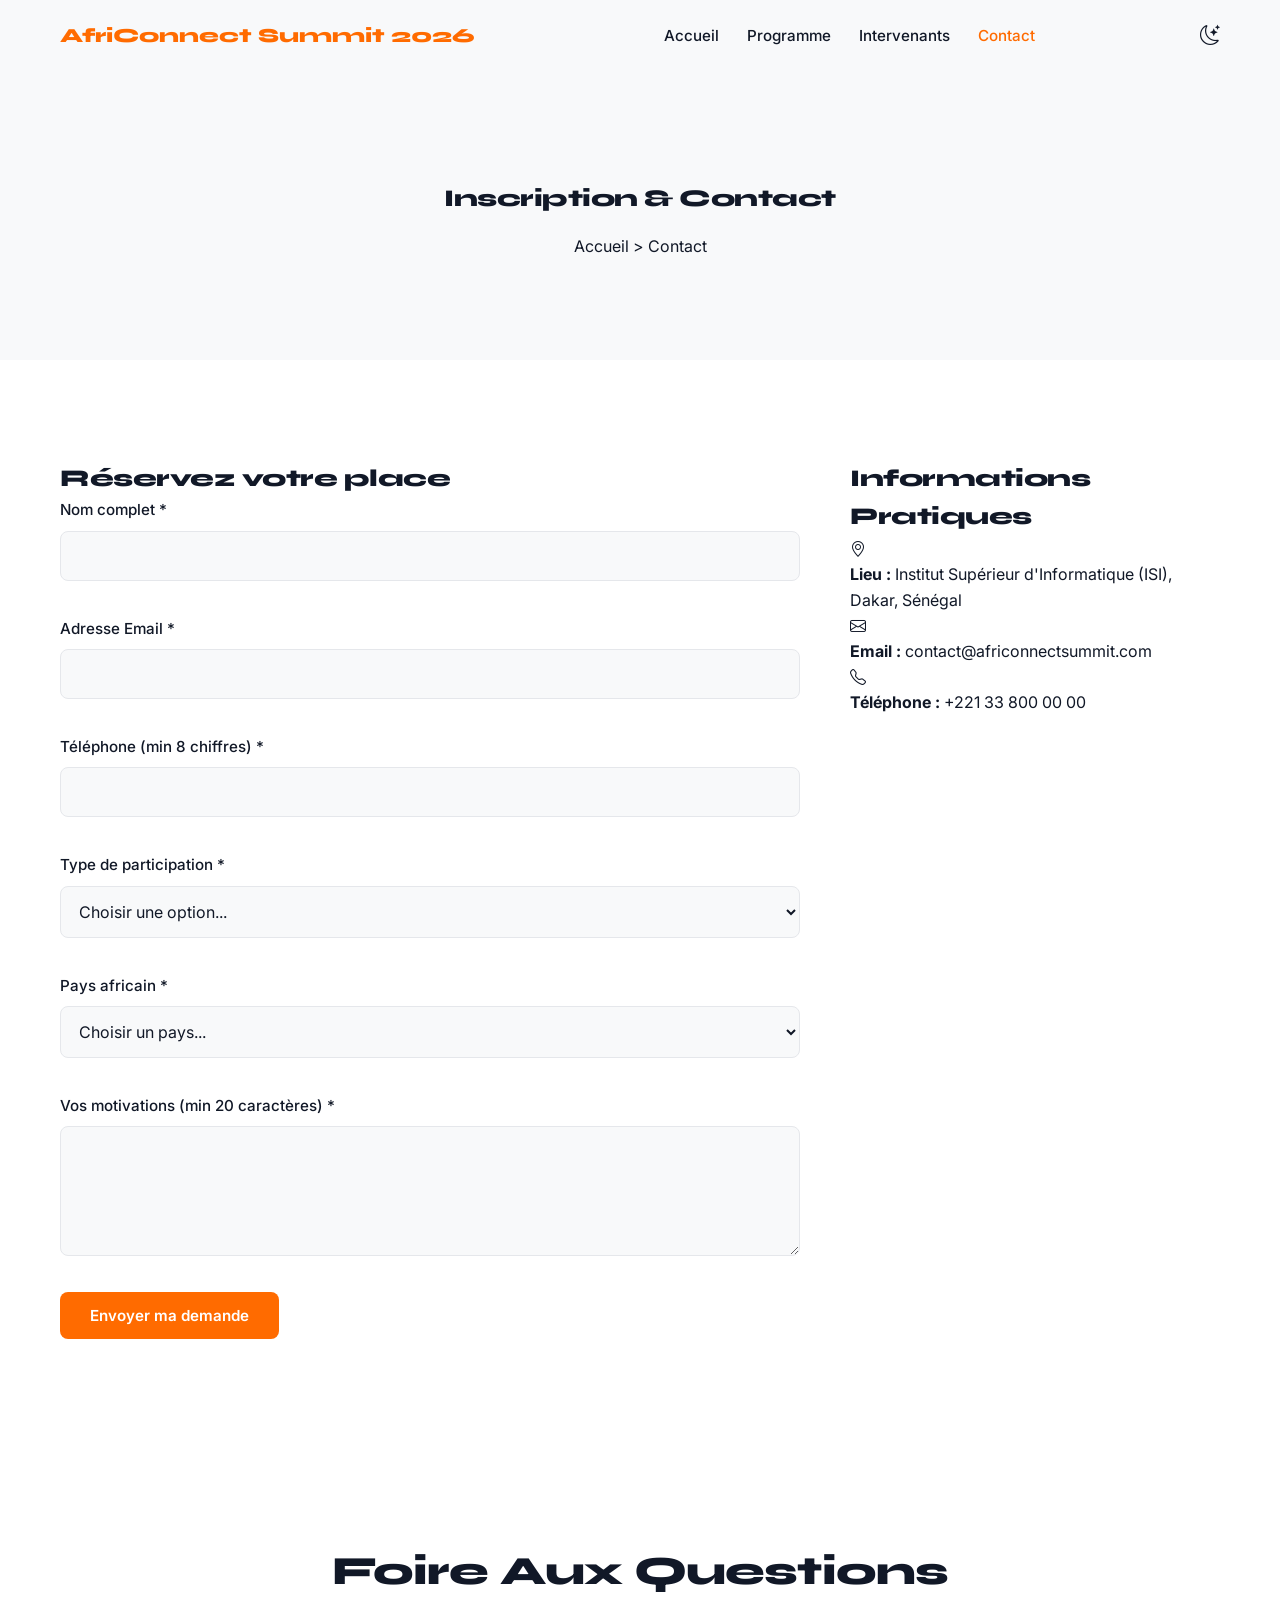
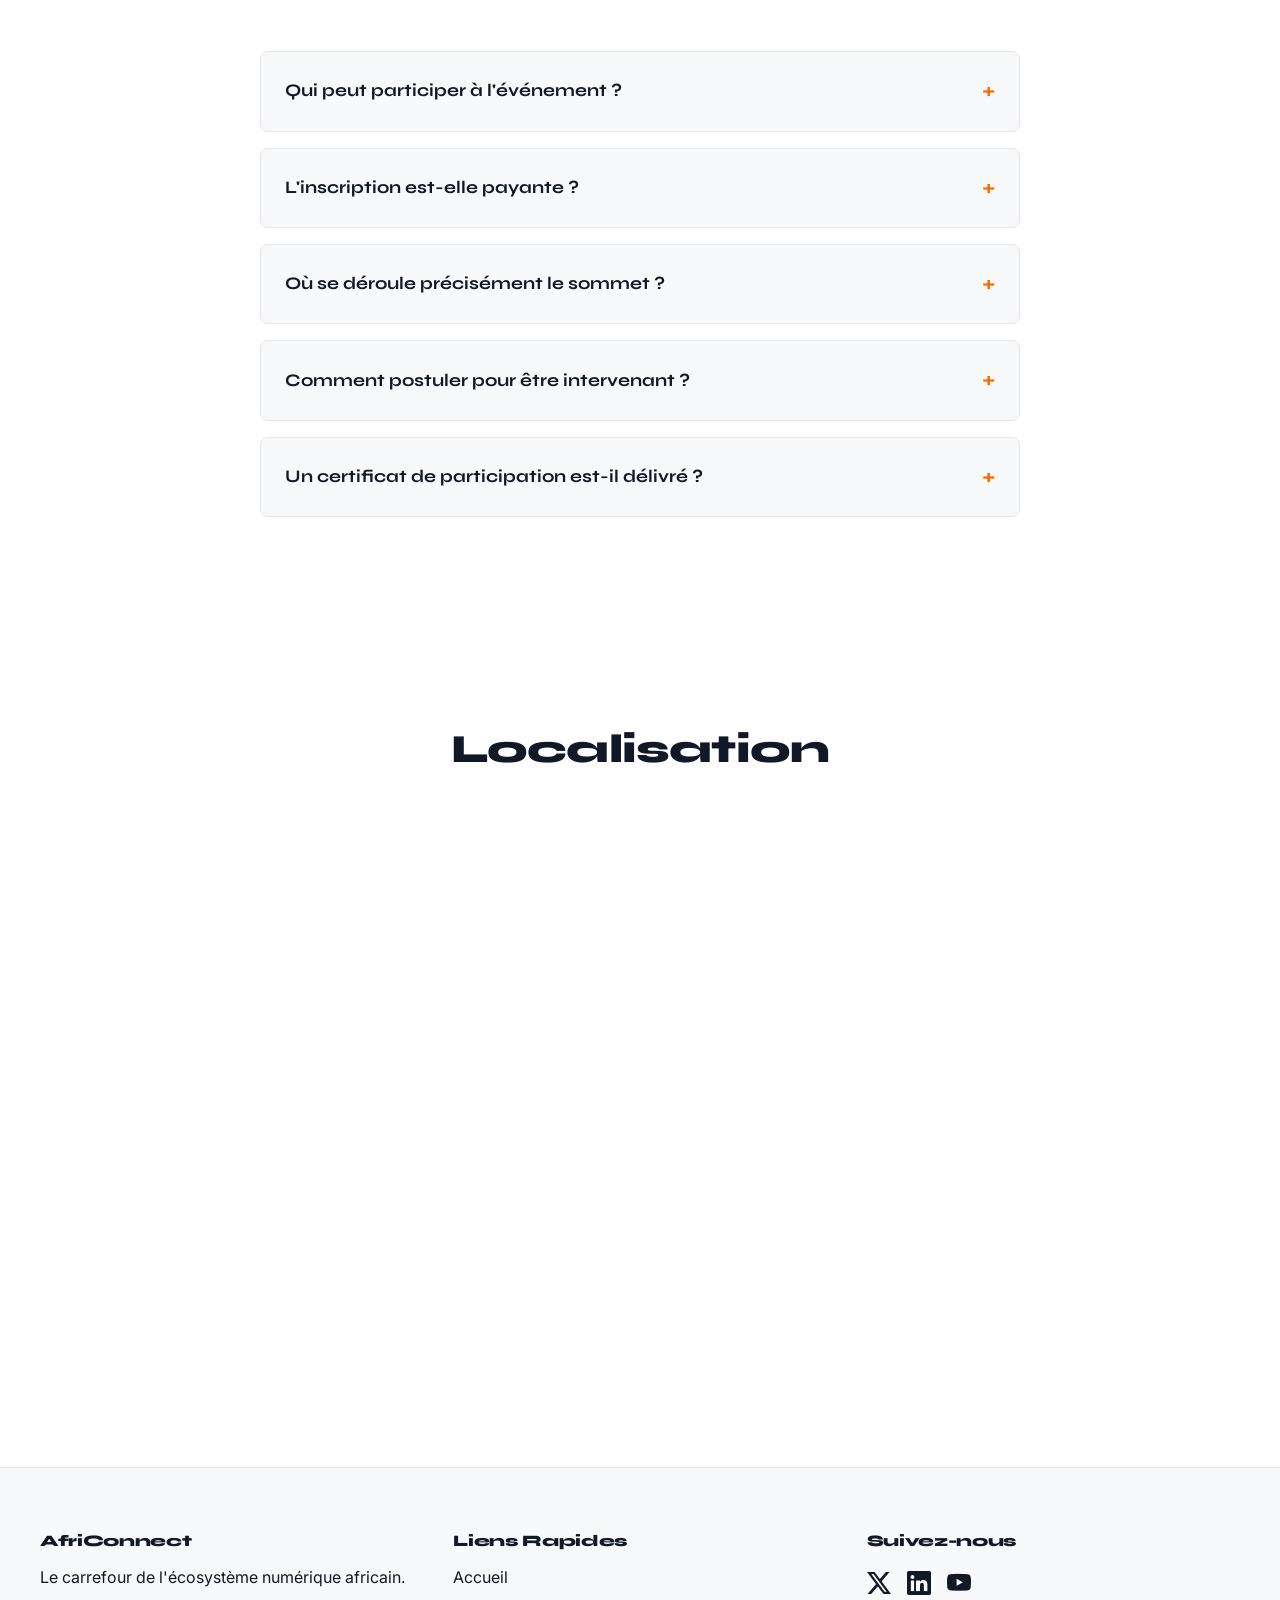
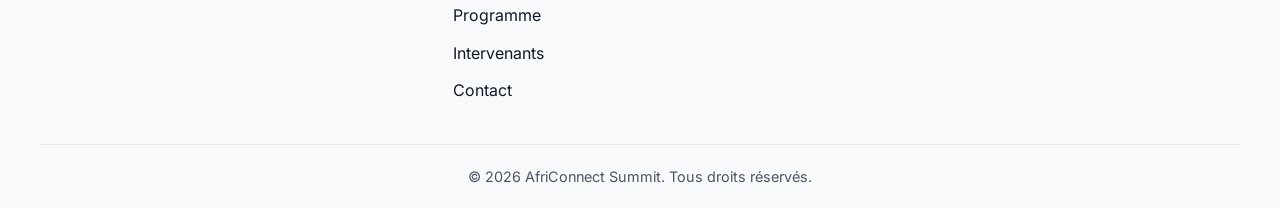
<file: contact.html>
<!DOCTYPE html>
<html lang="fr">
<head>
    <meta charset="UTF-8">
    <meta name="viewport" content="width=device-width, initial-scale=1.0">
    <title>Inscription & Contact - AfriConnect Summit 2026</title>
    <link rel="preconnect" href="https://fonts.googleapis.com">
    <link rel="preconnect" href="https://fonts.gstatic.com" crossorigin>
    <link href="https://fonts.googleapis.com/css2?family=Inter:wght@300;400;500;600&family=Syne:wght@700;800&display=swap" rel="stylesheet">
    <link rel="stylesheet" href="https://cdn.jsdelivr.net/npm/bootstrap-icons@1.11.3/font/bootstrap-icons.min.css">
    <link rel="stylesheet" href="css/style.css">
</head>
<body>

    <!-- NAVBAR COMMUNE -->
    <header class="main-header">
        <nav class="navbar">
            <a href="index.html" class="logo">AfriConnect Summit 2026</a>
            <div class="nav-links" id="navLinks">
                <a href="index.html">Accueil</a>
                <a href="programme.html">Programme</a>
                <a href="intervenants.html">Intervenants</a>
                <a href="contact.html" class="active">Contact</a>
            </div>
            <div class="nav-actions">
                <button id="themeToggle" aria-label="Changer de thème"><i class="bi bi-moon-stars"></i></button>
                <button class="hamburger" id="hamburger" aria-label="Ouvrir le menu"><i class="bi bi-list"></i></button>
            </div>
        </nav>
    </header>

    <main>
        <!-- HERO INTERNE -->
        <section class="internal-hero">
            <h1>Inscription & Contact</h1>
            <nav class="breadcrumb" aria-label="Fil d'Ariane">
                <a href="index.html">Accueil</a> &gt; <span>Contact</span>
            </nav>
        </section>

        <!-- FORMULAIRE DE CONTACT (Deux colonnes) -->
        <section class="contact-section">
            <div class="contact-container">
                <!-- Colonne Gauche : Formulaire -->
                <div class="contact-form-side">
                    <h2>Réservez votre place</h2>
                    <div id="formSuccessMessage" class="success-message" style="display: none;"></div>
                    <form id="registrationForm" novalidate>
                        <div class="form-group">
                            <label for="fullName">Nom complet *</label>
                            <input type="text" id="fullName" name="fullName" required>
                            <span class="error-text" id="fullNameError"></span>
                        </div>
                        <div class="form-group">
                            <label for="email">Adresse Email *</label>
                            <input type="email" id="email" name="email" required>
                            <span class="error-text" id="emailError"></span>
                        </div>
                        <div class="form-group">
                            <label for="phone">Téléphone (min 8 chiffres) *</label>
                            <input type="tel" id="phone" name="phone" required>
                            <span class="error-text" id="phoneError"></span>
                        </div>
                        <div class="form-group">
                            <label for="participationType">Type de participation *</label>
                            <select id="participationType" name="participationType" required>
                                <option value="">Choisir une option...</option>
                                <option value="student">Étudiant</option>
                                <option value="professional">Professionnel</option>
                                <option value="speaker">Intervenant potentiel</option>
                                <option value="sponsor">Sponsor potentiel</option>
                            </select>
                            <span class="error-text" id="participationTypeError"></span>
                        </div>
                        <div class="form-group">
                            <label for="country">Pays africain *</label>
                            <select id="country" name="country" required>
                                <option value="">Choisir un pays...</option>
                                <option value="Sénégal">Sénégal</option>
                                <option value="Mali">Mali</option>
                                <option value="Côte d'Ivoire">Côte d'Ivoire</option>
                                <option value="Burkina Faso">Burkina Faso</option>
                                <option value="Guinée">Guinée</option>
                                <option value="Mauritanie">Mauritanie</option>
                                <option value="Togo">Togo</option>
                                <option value="Bénin">Bénin</option>
                                <option value="Niger">Niger</option>
                                <option value="Cameroun">Cameroun</option>
                            </select>
                            <span class="error-text" id="countryError"></span>
                        </div>
                        <div class="form-group">
                            <label for="message">Vos motivations (min 20 caractères) *</label>
                            <textarea id="message" name="message" rows="5" required></textarea>
                            <span class="error-text" id="messageError"></span>
                        </div>
                        <button type="submit" class="btn btn-primary btn-block">Envoyer ma demande</button>
                    </form>
                </div>

                <!-- Colonne Droite : Infos Pratiques -->
                <div class="contact-info-side">
                    <h2>Informations Pratiques</h2>
                    <div class="info-item">
                        <i class="bi bi-geo-alt"></i>
                        <p><strong>Lieu :</strong> Institut Supérieur d'Informatique (ISI), Dakar, Sénégal</p>
                    </div>
                    <div class="info-item">
                        <i class="bi bi-envelope"></i>
                        <p><strong>Email :</strong> contact@africonnectsummit.com</p>
                    </div>
                    <div class="info-item">
                        <i class="bi bi-telephone"></i>
                        <p><strong>Téléphone :</strong> +221 33 800 00 00</p>
                    </div>
                </div>
            </div>
        </section>

        <!-- FAQ ACCORDÉON (CSS PUR) -->
        <section class="faq-section scroll-reveal">
            <h2 class="section-title">Foire Aux Questions</h2>
            <div class="accordion">
                <!-- Question 1 -->
                <div class="accordion-item">
                    <input type="checkbox" id="faq1" class="accordion-toggle">
                    <label for="faq1" class="accordion-header">Qui peut participer à l'événement ?</label>
                    <div class="accordion-content">
                        <p>L'événement est ouvert à tous : étudiants, développeurs indépendants, entrepreneurs, porteurs de projets et investisseurs intéressés par la tech en Afrique.</p>
                    </div>
                </div>
                <!-- Question 2 -->
                <div class="accordion-item">
                    <input type="checkbox" id="faq2" class="accordion-toggle">
                    <label for="faq2" class="accordion-header">L'inscription est-elle payante ?</label>
                    <div class="accordion-content">
                        <p>L'accès est gratuit pour les étudiants inscrits sur présentation de leur carte d'étudiant valide. Un tarif standard s'applique aux professionnels.</p>
                    </div>
                </div>
                <!-- Question 3 -->
                <div class="accordion-item">
                    <input type="checkbox" id="faq3" class="accordion-toggle">
                    <label for="faq3" class="accordion-header">Où se déroule précisément le sommet ?</label>
                    <div class="accordion-content">
                        <p>Le sommet se tiendra dans les locaux principaux de l'Institut Supérieur d'Informatique (ISI) à Dakar, Sénégal.</p>
                    </div>
                </div>
                <!-- Question 4 -->
                <div class="accordion-item">
                    <input type="checkbox" id="faq4" class="accordion-toggle">
                    <label for="faq4" class="accordion-header">Comment postuler pour être intervenant ?</label>
                    <div class="accordion-content">
                        <p>Il vous suffit de remplir notre formulaire de contact sur cette page en sélectionnant le type de participation "Intervenant potentiel" et en détaillant votre sujet.</p>
                    </div>
                </div>
                <!-- Question 5 -->
                <div class="accordion-item">
                    <input type="checkbox" id="faq5" class="accordion-toggle">
                    <label for="faq5" class="accordion-header">Un certificat de participation est-il délivré ?</label>
                    <div class="accordion-content">
                        <p>Oui, un certificat de participation officiel signé par le comité d'organisation d'AfriConnect Summit sera envoyé par mail à tous les participants présents.</p>
                    </div>
                </div>
            </div>
        </section>

        <!-- GOOGLE MAPS IFRAME -->
        <section class="map-section">
            <h2 class="section-title">Localisation</h2>
            <div class="map-container">
                <iframe src="https://www.google.com/maps/embed?pb=!1m18!1m12!1m3!1d3859.2272288330764!2d-17.45187742588147!3d14.700140774026875!2m3!1f0!2f0!3f0!3m2!1i1024!2i768!4f13.1!3m3!1m2!1s0xec110b64db5cb65%3A0x6b801a6b0c2a5df6!2sInstitut%20Sup%C3%A9rieur%20d&#39;Informatique!5e0!3m2!1sfr!2ssn!4v1717000000000!5m2!1sfr!2ssn" width="100%" height="450" style="border:0;" allowfullscreen="" loading="lazy" referrerpolicy="no-referrer-when-downgrade"></iframe>
            </div>
        </section>
    </main>

    <!-- FOOTER COMMUN -->
    <footer class="main-footer">
        <div class="footer-container">
            <div class="footer-col">
                <h4>AfriConnect</h4>
                <p>Le carrefour de l'écosystème numérique africain.</p>
            </div>
            <div class="footer-col">
                <h4>Liens Rapides</h4>
                <a href="index.html">Accueil</a>
                <a href="programme.html">Programme</a>
                <a href="intervenants.html">Intervenants</a>
                <a href="contact.html">Contact</a>
            </div>
            <div class="footer-col">
                <h4>Suivez-nous</h4>
                <div class="social-links">
                    <a href="#" aria-label="Twitter"><i class="bi bi-twitter-x"></i></a>
                    <a href="#" aria-label="LinkedIn"><i class="bi bi-linkedin"></i></a>
                    <a href="#" aria-label="YouTube"><i class="bi bi-youtube"></i></a>
                </div>
            </div>
        </div>
        <div class="footer-bottom">
            <p>&copy; <span id="currentYear"></span> AfriConnect Summit. Tous droits réservés.</p>
        </div>
        <button id="scrollTopBtn" aria-label="Retour en haut de page"><i class="bi bi-arrow-up-short"></i></button>
    </footer>

    <script src="js/main.js"></script>
</body>
</html>
</file>
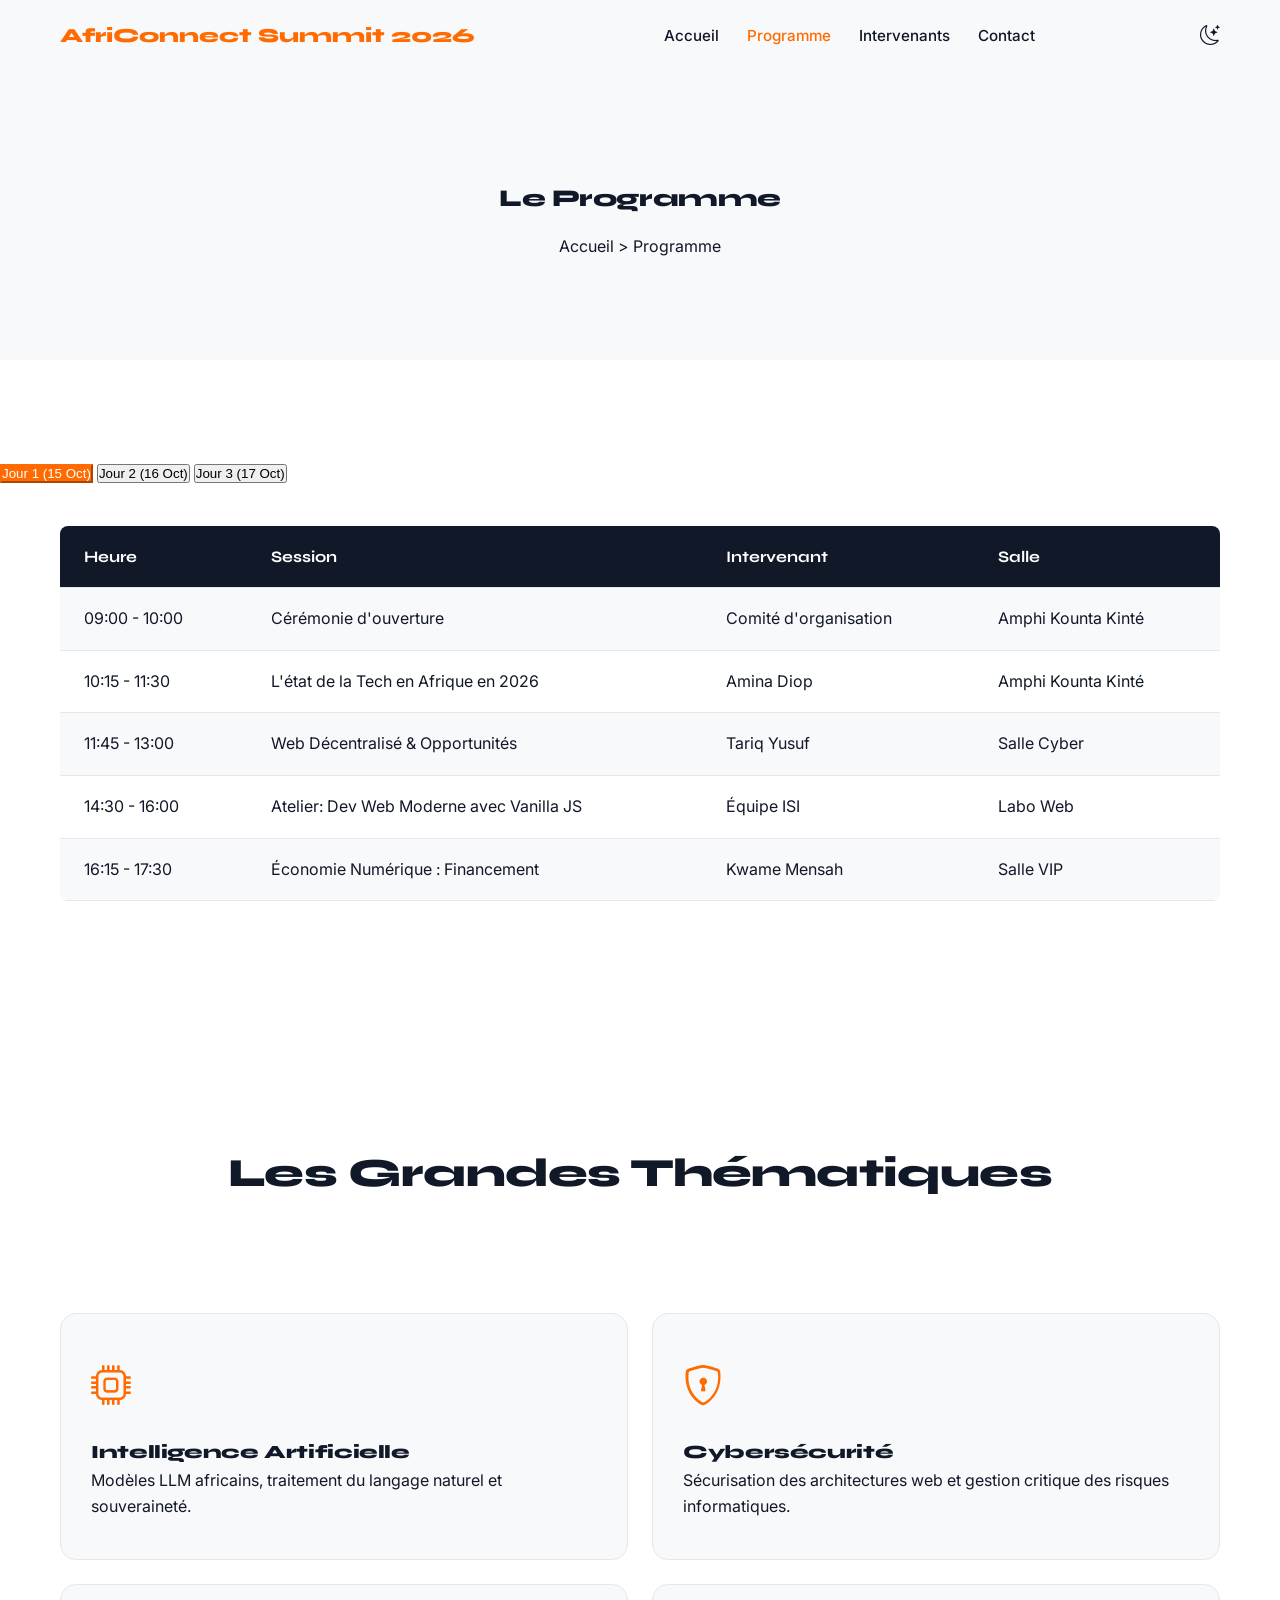
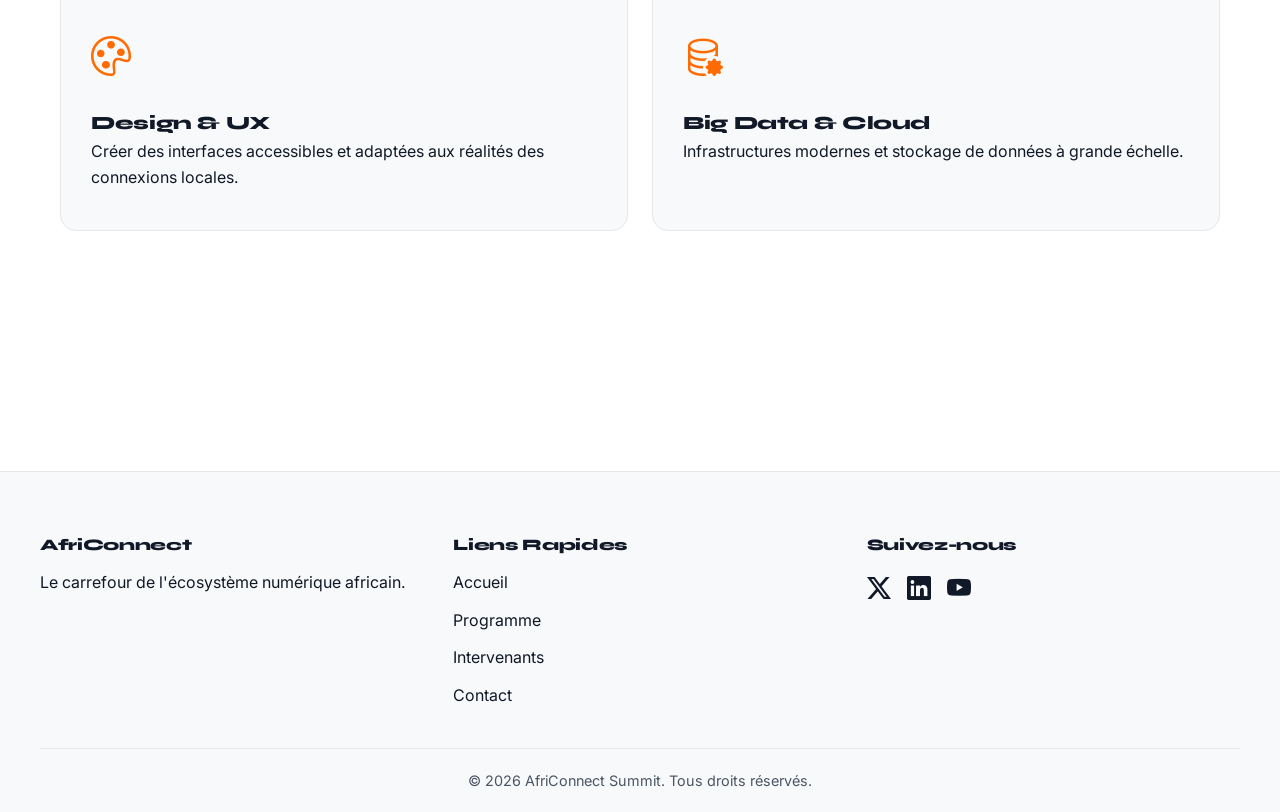
<file: programme.html>
<!DOCTYPE html>
<html lang="fr">
<head>
    <meta charset="UTF-8">
    <meta name="viewport" content="width=device-width, initial-scale=1.0">
    <title>Programme - AfriConnect Summit 2026</title>
    <link rel="preconnect" href="https://fonts.googleapis.com">
    <link rel="preconnect" href="https://fonts.gstatic.com" crossorigin>
    <link href="https://fonts.googleapis.com/css2?family=Inter:wght@300;400;500;600&family=Syne:wght@700;800&display=swap" rel="stylesheet">
    <link rel="stylesheet" href="https://cdn.jsdelivr.net/npm/bootstrap-icons@1.11.3/font/bootstrap-icons.min.css">
    <link rel="stylesheet" href="css/style.css">
</head>
<body>

    <!-- NAVBAR COMMUNE -->
    <header class="main-header">
        <nav class="navbar">
            <a href="index.html" class="logo">AfriConnect Summit 2026</a>
            <div class="nav-links" id="navLinks">
                <a href="index.html">Accueil</a>
                <a href="programme.html" class="active">Programme</a>
                <a href="intervenants.html">Intervenants</a>
                <a href="contact.html">Contact</a>
            </div>
            <div class="nav-actions">
                <button id="themeToggle" aria-label="Changer de thème"><i class="bi bi-moon-stars"></i></button>
                <button class="hamburger" id="hamburger" aria-label="Ouvrir le menu"><i class="bi bi-list"></i></button>
            </div>
        </nav>
    </header>

    <main>
        <!-- HERO INTERNE -->
        <section class="internal-hero">
            <h1>Le Programme</h1>
            <nav class="breadcrumb" aria-label="Fil d'Ariane">
                <a href="index.html">Accueil</a> &gt; <span>Programme</span>
            </nav>
        </section>

        <!-- ONGLETS ET PLANNING -->
        <section class="schedule-section">
            <div class="tabs-container">
                <button class="tab-btn active" data-day="day1">Jour 1 (15 Oct)</button>
                <button class="tab-btn" data-day="day2">Jour 2 (16 Oct)</button>
                <button class="tab-btn" data-day="day3">Jour 3 (17 Oct)</button>
            </div>

            <div class="schedule-content">
                <!-- PLANNING JOUR 1 -->
                <div class="tab-panel active" id="day1">
                    <div class="table-responsive">
                        <table>
                            <thead>
                                <tr><th>Heure</th><th>Session</th><th>Intervenant</th><th>Salle</th></tr>
                            </thead>
                            <tbody>
                                <tr><td>09:00 - 10:00</td><td>Cérémonie d'ouverture</td><td>Comité d'organisation</td><td>Amphi Kounta Kinté</td></tr>
                                <tr><td>10:15 - 11:30</td><td>L'état de la Tech en Afrique en 2026</td><td>Amina Diop</td><td>Amphi Kounta Kinté</td></tr>
                                <tr><td>11:45 - 13:00</td><td>Web Décentralisé & Opportunités</td><td>Tariq Yusuf</td><td>Salle Cyber</td></tr>
                                <tr><td>14:30 - 16:00</td><td>Atelier: Dev Web Moderne avec Vanilla JS</td><td>Équipe ISI</td><td>Labo Web</td></tr>
                                <tr><td>16:15 - 17:30</td><td>Économie Numérique : Financement</td><td>Kwame Mensah</td><td>Salle VIP</td></tr>
                            </tbody>
                        </table>
                    </div>
                </div>

                <!-- PLANNING JOUR 2 -->
                <div class="tab-panel" id="day2">
                    <div class="table-responsive">
                        <table>
                            <thead>
                                <tr><th>Heure</th><th>Session</th><th>Intervenant</th><th>Salle</th></tr>
                            </thead>
                            <tbody>
                                <tr><td>09:30 - 11:00</td><td>IA et Souveraineté des Données</td><td>Amina Diop</td><td>Amphi Kounta Kinté</td></tr>
                                <tr><td>11:15 - 12:45</td><td>Design Empathique pour le Mobile</td><td>Fatou Sylla</td><td>Salle Design</td></tr>
                                <tr><td>14:00 - 15:30</td><td>Cybersécurité : Protéger nos infrastructures</td><td>Tariq Yusuf</td><td>Salle Cyber</td></tr>
                                <tr><td>15:45 - 17:00</td><td>Panel: Les Licornes Africaines de demain</td><td>Kwame Mensah</td><td>Amphi Kounta Kinté</td></tr>
                                <tr><td>17:15 - 18:30</td><td>Networking & Session Pitchs</td><td>Tous les incubateurs</td><td>Espace Central</td></tr>
                            </tbody>
                        </table>
                    </div>
                </div>

                <!-- PLANNING JOUR 3 -->
                <div class="tab-panel" id="day3">
                    <div class="table-responsive">
                        <table>
                            <thead>
                                <tr><th>Heure</th><th>Session</th><th>Intervenant</th><th>Salle</th></tr>
                            </thead>
                            <tbody>
                                <tr><td>10:00 - 11:30</td><td>Data Science appliquée à l'agriculture</td><td>Dr. Ousmane Kane</td><td>Amphi Kounta Kinté</td></tr>
                                <tr><td>11:45 - 13:00</td><td>Futur du Travail et freelancing en Afrique</td><td>Fatou Sylla</td><td>Salle Design</td></tr>
                                <tr><td>14:30 - 15:30</td><td>Présentation des projets étudiants</td><td>Étudiants ISI</td><td>Espace Central</td></tr>
                                <tr><td>15:45 - 16:45</td><td>Keynote de clôture</td><td>Invité Mystère</td><td>Amphi Kounta Kinté</td></tr>
                                <tr><td>17:00 - 18:00</td><td>Remise des prix et Cocktail</td><td>Sponsors Gold</td><td>Jardin Principal</td></tr>
                            </tbody>
                        </table>
                    </div>
                </div>
            </div>
        </section>

        <!-- SECTION THÉMATIQUES -->
        <section class="themes-section scroll-reveal">
            <h2 class="section-title">Les Grandes Thématiques</h2>
            <div class="themes-grid">
                <div class="theme-card">
                    <i class="bi bi-cpu"></i>
                    <h3>Intelligence Artificielle</h3>
                    <p>Modèles LLM africains, traitement du langage naturel et souveraineté.</p>
                </div>
                <div class="theme-card">
                    <i class="bi bi-shield-lock"></i>
                    <h3>Cybersécurité</h3>
                    <p>Sécurisation des architectures web et gestion critique des risques informatiques.</p>
                </div>
                <div class="theme-card">
                    <i class="bi bi-palette"></i>
                    <h3>Design & UX</h3>
                    <p>Créer des interfaces accessibles et adaptées aux réalités des connexions locales.</p>
                </div>
                <div class="theme-card">
                    <i class="bi bi-database-gear"></i>
                    <h3>Big Data & Cloud</h3>
                    <p>Infrastructures modernes et stockage de données à grande échelle.</p>
                </div>
            </div>
        </section>
    </main>

    <!-- FOOTER COMMUN -->
    <footer class="main-footer">
        <div class="footer-container">
            <div class="footer-col">
                <h4>AfriConnect</h4>
                <p>Le carrefour de l'écosystème numérique africain.</p>
            </div>
            <div class="footer-col">
                <h4>Liens Rapides</h4>
                <a href="index.html">Accueil</a>
                <a href="programme.html">Programme</a>
                <a href="intervenants.html">Intervenants</a>
                <a href="contact.html">Contact</a>
            </div>
            <div class="footer-col">
                <h4>Suivez-nous</h4>
                <div class="social-links">
                    <a href="#" aria-label="Twitter"><i class="bi bi-twitter-x"></i></a>
                    <a href="#" aria-label="LinkedIn"><i class="bi bi-linkedin"></i></a>
                    <a href="#" aria-label="YouTube"><i class="bi bi-youtube"></i></a>
                </div>
            </div>
        </div>
        <div class="footer-bottom">
            <p>&copy; <span id="currentYear"></span> AfriConnect Summit. Tous droits réservés.</p>
        </div>
        <button id="scrollTopBtn" aria-label="Retour en haut de page"><i class="bi bi-arrow-up-short"></i></button>
    </footer>

    <script src="js/main.js"></script>
</body>
</html>
</file>
<file: css/style.css>
/* ==========================================================================
   1. DESIGN SYSTEM & VARIABLES (Exigence : Minimum 8 variables CSS)
   ========================================================================== */
:root {
    /* Couleurs Thème Clair (Light Mode) */
    --bg-primary: #ffffff;
    --bg-secondary: #f8f9fa;
    --text-primary: #111827;
    --text-secondary: #4b5563;
    --accent: #ff6b00;         /* Orange vif moderne panafricain */
    --accent-hover: #e05e00;
    --border-color: #e5e7eb;
    
    /* Typographies (Google Fonts) */
    --font-titles: 'Syne', sans-serif;
    --font-body: 'Inter', sans-serif;
    
    /* Utilitaires de mise en page */
    --radius-md: 8px;
    --radius-lg: 16px;
    --transition-smooth: all 0.3s ease-in-out;
    --max-width: 1200px;
}

/* Thème Sombre (Dark Mode) - Activé via [data-theme="dark"] sur la balise html */
[data-theme="dark"] {
    --bg-primary: #0b0f19;
    --bg-secondary: #161f30;
    --text-primary: #f9fafb;
    --text-secondary: #9ca3af;
    --border-color: #232d42;
}

/* ==========================================================================
   2. RESET & STYLES GLOBAUX
   ========================================================================== */
* {
    margin: 0;
    padding: 0;
    box-sizing: border-box;
}

html {
    scroll-behavior: smooth;
}

body {
    background-color: var(--bg-primary);
    color: var(--text-primary);
    font-family: var(--font-body);
    line-height: 1.6;
    transition: var(--transition-smooth);
    overflow-x: hidden;
}

h1, h2, h3, h4, h5, h6 {
    font-family: var(--font-titles);
    font-weight: 800;
    letter-spacing: -0.02em;
}

a {
    color: inherit;
    text-decoration: none;
    transition: var(--transition-smooth);
}

img {
    max-width: 100%;
    height: auto;
    display: block;
}

/* ==========================================================================
   3. COMPOSANTS DE BASE & BOUTONS
   ========================================================================== */
.btn {
    display: inline-block;
    padding: 12px 28px;
    font-weight: 600;
    border-radius: var(--radius-md);
    cursor: pointer;
    transition: var(--transition-smooth);
    font-family: var(--font-body);
    font-size: 0.95rem;
    border: 2px solid transparent;
    text-align: center;
}

.btn-primary {
    background-color: var(--accent);
    color: #ffffff;
}

.btn-primary:hover {
    background-color: var(--accent-hover);
    transform: translateY(-2px);
}

.btn-secondary {
    background-color: transparent;
    color: var(--text-primary);
    border-color: var(--border-color);
}

.btn-secondary:hover {
    background-color: var(--bg-secondary);
    border-color: var(--text-primary);
}

.text-center {
    text-align: center;
}

.section-title {
    font-size: 2.5rem;
    text-align: center;
    margin-bottom: 3rem;
    position: relative;
}

/* ==========================================================================
   4. STRUCTURE DE BASE IMMUABLE (Header & Footer)
   ========================================================================== */
.main-header {
    position: fixed;
    top: 0;
    left: 0;
    width: 100%;
    z-index: 1000;
    background-color: transparent; /* Changera via le JS */
    transition: var(--transition-smooth);
}

/* Version par défaut simple pour la Navbar */
.navbar {
    max-width: var(--max-width);
    margin: 0 auto;
    padding: 20px;
    display: flex;
    justify-content: space-between;
    align-items: center;
}

.logo {
    font-size: 1.25rem;
    font-weight: 800;
    font-family: var(--font-titles);
    color: var(--accent);
}

.nav-links a {
    margin-left: 24px;
    font-weight: 500;
    font-size: 0.95rem;
}

.nav-links a.active, .nav-links a:hover {
    color: var(--accent);
}

.nav-actions {
    display: flex;
    align-items: center;
    gap: 16px;
}

.nav-actions button {
    background: none;
    border: none;
    color: var(--text-primary);
    font-size: 1.25rem;
    cursor: pointer;
    transition: var(--transition-smooth);
}

.hamburger {
    display: none; /* Caché sur desktop par défaut */
}

/* Pied de page de base */
.main-footer {
    background-color: var(--bg-secondary);
    padding: 60px 20px 20px 20px;
    margin-top: 80px;
    border-top: 1px solid var(--border-color);
}

.footer-container {
    max-width: var(--max-width);
    margin: 0 auto;
    padding-bottom: 40px;
    border-bottom: 1px solid var(--border-color);
}

.footer-bottom {
    max-width: var(--max-width);
    margin: 0 auto;
    padding-top: 20px;
    text-align: center;
    font-size: 0.9rem;
    color: var(--text-secondary);
}


/* ==========================================================================
   5. AGENCEMENTS COMPLEXES (CSS Grid & Flexbox) - EXIGENCE SUJET
   ========================================================================== */

/* --- FLEXBOX USAGES (Min 3 distincts demandés) --- */

/* Usage Flexbox 1 : Structure du Footer */
.footer-container {
    display: flex;
    flex-wrap: wrap;
    justify-content: space-between;
    gap: 40px;
}

.footer-col {
    flex: 1;
    min-width: 250px;
    display: flex;
    flex-direction: column;
    gap: 12px;
}

.social-links {
    display: flex;
    gap: 16px;
    font-size: 1.5rem;
}

/* Usage Flexbox 2 : Section Pourquoi Participer */
.why-flex {
    display: flex;
    justify-content: space-between;
    gap: 30px;
    max-width: var(--max-width);
    margin: 0 auto;
    padding: 0 20px;
}

/* Usage Flexbox 3 : Section Formulaire de Contact & Sponsors */
.contact-container {
    display: flex;
    gap: 50px;
    max-width: var(--max-width);
    margin: 0 auto;
    padding: 0 20px;
}

.contact-form-side { flex: 2; }
.contact-info-side { flex: 1; }

.sponsor-flex {
    display: flex;
    justify-content: center;
    align-items: center;
    gap: 40px;
    flex-wrap: wrap;
}


/* --- CSS GRID USAGES (Min 2 distincts demandés) --- */

/* Usage Grid 1 : Chiffres clés (Page Accueil) & Thématiques (Page Programme) */
.stats-grid, .themes-grid {
    display: grid;
    grid-template-columns: repeat(4, 1fr);
    gap: 24px;
    max-width: var(--max-width);
    margin: 0 auto;
    padding: 60px 20px;
}

.themes-grid {
    grid-template-columns: repeat(2, 1fr); /* Grille 2x2 demandée pour les thématiques */
}

/* Usage Grid 2 : Grilles d'intervenants (Accueil & Page Intervenants) */
.speakers-grid {
    display: grid;
    grid-template-columns: repeat(4, 1fr); /* 4 intervenants vedettes en ligne */
    gap: 30px;
    max-width: var(--max-width);
    margin: 0 auto 40px auto;
    padding: 0 20px;
}

.speakers-grid-main {
    display: grid;
    grid-template-columns: repeat(3, 1fr); /* 3 colonnes desktop par défaut pour les 9 intervenants */
    gap: 30px;
    max-width: var(--max-width);
    margin: 40px auto;
    padding: 0 20px;
}


/* ==========================================================================
   6. STYLISATION DES SECTIONS & DESIGN DES CARTES
   ========================================================================== */
section {
    padding: 100px 0;
}

/* Hero Universel */
.hero-home, .internal-hero {
    min-height: 100vh;
    display: flex;
    align-items: center;
    justify-content: center;
    text-align: center;
    background-color: var(--bg-secondary);
    padding: 0 20px;
    padding-top: 80px;
}

.internal-hero {
    min-height: 40vh;
    flex-direction: column;
    gap: 16px;
}

.hero-content h1 {
    font-size: 4rem;
    line-height: 1.1;
    margin-bottom: 24px;
    max-width: 900px;
}

.hero-subtitle {
    font-size: 1.5rem;
    color: var(--text-secondary);
    margin-bottom: 40px;
}

.hero-ctas {
    display: flex;
    justify-content: center;
    gap: 20px;
    margin-bottom: 50px;
}

/* Compte à rebours */
.countdown {
    display: flex;
    justify-content: center;
    gap: 30px;
}

.countdown-item {
    display: flex;
    flex-direction: column;
    background: var(--bg-primary);
    padding: 20px;
    border-radius: var(--radius-md);
    min-width: 100px;
    box-shadow: 0 10px 30px rgba(0,0,0,0.05);
}

.countdown-item span {
    font-size: 2.5rem;
    font-weight: 800;
    font-family: var(--font-titles);
    color: var(--accent);
}

/* Cartes (Effets Hover obligatoires demandés) */
.why-card, .stat-card, .speaker-card, .speaker-card-main, .theme-card {
    background-color: var(--bg-secondary);
    padding: 40px 30px;
    border-radius: var(--radius-lg);
    border: 1px solid var(--border-color);
    transition: var(--transition-smooth);
}

.speaker-card img, .speaker-card-main img {
    width: 100%;
    height: 320px;
    object-fit: cover;
    border-radius: var(--radius-md);
    margin-bottom: 20px;
}

/* Effets Hover interactifs */
.speaker-card:hover, .speaker-card-main:hover {
    transform: translateY(-10px);
    box-shadow: 0 20px 40px rgba(0, 0, 0, 0.1);
    border-color: var(--accent);
}

.why-card i, .theme-card i {
    font-size: 2.5rem;
    color: var(--accent);
    margin-bottom: 20px;
    display: inline-block;
}

/* Tables de Programme stylisées */
.table-responsive {
    max-width: var(--max-width);
    margin: 40px auto;
    padding: 0 20px;
    overflow-x: auto;
}

table {
    width: 100%;
    border-collapse: collapse;
    background-color: var(--bg-secondary);
    border-radius: var(--radius-md);
    overflow: hidden;
}

th, td {
    padding: 18px 24px;
    text-align: left;
    border-bottom: 1px solid var(--border-color);
}

th {
    background-color: var(--text-primary);
    color: var(--bg-primary);
    font-family: var(--font-titles);
}

tr:nth-child(even) {
    background-color: var(--bg-primary); /* Alternance de couleurs exigée */
}


/* ==========================================================================
   7. RESPONSIVE DESIGN (MEDIA QUERIES : 1200px, 768px, 375px) - EXIGENCE SUJET
   ========================================================================== */

/* --- TABLETTE (max-width: 1200px) et (max-width: 768px) --- */
@media (max-width: 1200px) {
    .hero-content h1 { font-size: 3rem; }
    .stats-grid { grid-template-columns: repeat(2, 1fr); }
    .speakers-grid { grid-template-columns: repeat(2, 1fr); }
    .speakers-grid-main { grid-template-columns: repeat(2, 1fr); } /* Exigence : 2 colonnes tablette */
}

@media (max-width: 768px) {
    section { padding: 60px 0; }
    .why-flex { flex-direction: column; }
    .contact-container { flex-direction: column; gap: 40px; }
    
    /* Cache les liens de navigation classiques pour faire place au futur menu Hamburger mobile */
    .nav-links {
        display: none; 
    }
    .hamburger { display: block; }
}

/* --- MOBILE (max-width: 375px) --- */
@media (max-width: 375px) {
    .hero-content h1 { font-size: 2.2rem; }
    .hero-ctas { flex-direction: column; gap: 12px; }
    .countdown { gap: 10px; }
    .countdown-item { min-width: 70px; padding: 10px; }
    .countdown-item span { font-size: 1.8rem; }
    
    .stats-grid, .themes-grid, .speakers-grid, .speakers-grid-main { 
        grid-template-columns: 1fr; /* Exigence : 1 colonne sur mobile */
    }
}

/* ==========================================================================
   8. STYLE DES FORMULAIRES & COMPOSANTS SÉLECTIONNÉS (POUR LE MODE SOMBRE)
   ========================================================================== */
.form-group {
    margin-bottom: 24px;
    display: flex;
    flex-direction: column;
    gap: 8px;
}

.form-group label {
    font-size: 0.95rem;
    font-weight: 500;
    color: var(--text-primary);
}

input[type="text"],
input[type="email"],
input[type="tel"],
select,
textarea {
    width: 100%;
    padding: 14px;
    background-color: var(--bg-secondary);
    color: var(--text-primary);
    border: 1px solid var(--border-color);
    border-radius: var(--radius-md);
    font-family: var(--font-body);
    font-size: 1rem;
    transition: var(--transition-smooth);
}

/* Changement visuel immédiat lors du clic sur un champ */
input:focus, select:focus, textarea:focus {
    outline: none;
    border-color: var(--accent);
    box-shadow: 0 0 0 3px rgba(255, 107, 0, 0.15);
}

/* Gestion du style des messages d'erreur du formulaire */
.error-text {
    font-size: 0.85rem;
    color: #dc2626;
    margin-top: 4px;
    font-weight: 500;
}

.success-message {
    background-color: #dcfce7;
    color: #166534;
    padding: 16px;
    border-radius: var(--radius-md);
    margin-bottom: 24px;
    font-weight: 600;
    border: 1px solid #bbf7d0;
}

/* Ajustement de la couleur du message de succès si on est en Mode Sombre */
[data-theme="dark"] .success-message {
    background-color: #064e3b;
    color: #a7f3d0;
    border-color: #047857;
}

/* ==========================================================================
   9. ACCORDÉON FAQ EN CSS PUR (Exigence : Aucun JavaScript ici)
   ========================================================================== */
.accordion {
    max-width: 800px;
    margin: 0 auto;
    padding: 0 20px;
    display: flex;
    flex-direction: column;
    gap: 16px;
}

.accordion-item {
    background-color: var(--bg-secondary);
    border: 1px solid var(--border-color);
    border-radius: var(--radius-md);
    overflow: hidden;
    transition: var(--transition-smooth);
}

/* On cache complètement la case à cocher native */
.accordion-toggle {
    display: none;
}

/* Style de l'en-tête cliquable (le label fait office de bouton) */
.accordion-header {
    display: flex;
    justify-content: space-between;
    align-items: center;
    padding: 20px 24px;
    font-family: var(--font-titles);
    font-weight: 700;
    font-size: 1.1rem;
    cursor: pointer;
    user-select: none;
    position: relative;
}

/* Petit indicateur visuel + ou - à droite */
.accordion-header::after {
    content: "+";
    font-size: 1.5rem;
    color: var(--accent);
    transition: var(--transition-smooth);
}

/* Style du contenu textuel caché par défaut */
.accordion-content {
    max-height: 0; /* Hauteur à 0 pour le cacher */
    overflow: hidden;
    transition: max-height 0.3s ease-in-out; /* Animation d'ouverture fluide exigée */
    background-color: var(--bg-primary);
}

.accordion-content p {
    padding: 0 24px 20px 24px;
    color: var(--text-secondary);
}

/* --- LOGIQUE DE L'ACCORDÉON CSS PUR --- */
/* Quand la case invisible est cochée (:checked), on cible l'élément juste après (+) */

/* 1. On ouvre le contenu de manière animée */
.accordion-toggle:checked ~ .accordion-content {
    max-height: 200px; /* Donne une hauteur max suffisante pour afficher le texte */
}

/* 2. On transforme le "+" en "-" */
.accordion-toggle:checked ~ .accordion-header::after {
    content: "−";
    transform: rotate(180deg);
}

/* 3. On met en valeur la bordure de la question active */
.accordion-toggle:checked ~ .accordion-header {
    color: var(--accent);
}

/* --- Styles appliqués par le JS --- */

/* Fond opaque et ombre sur la navbar quand on défile */
.main-header.scrolled {
    background-color: var(--bg-primary);
    box-shadow: 0 4px 20px rgba(0, 0, 0, 0.08);
    border-bottom: 1px solid var(--border-color);
}
.main-header.scrolled .navbar {
    padding: 12px 20px; /* La navbar se rétrécit légèrement au défilement pour un effet premium */
}

/* Visibilité des tableaux du programme */
.tab-panel {
    display: none; /* Caché par défaut */
}
.tab-panel.active {
    display: block; /* Visible uniquement si actif */
}
.tab-btn.active {
    background-color: var(--accent);
    color: #ffffff;
    border-color: var(--accent);
}

/* --- Style du Bouton Retour en Haut --- */
#scrollTopBtn {
    position: fixed;
    bottom: 30px;
    right: 30px;
    background-color: var(--accent);
    color: #ffffff;
    border: none;
    width: 45px;
    height: 45px;
    border-radius: 50%;
    font-size: 1.8rem;
    cursor: pointer;
    display: flex;
    align-items: center;
    justify-content: center;
    opacity: 0;
    visibility: hidden;
    transition: var(--transition-smooth);
    z-index: 999;
}
#scrollTopBtn.show {
    opacity: 1;
    visibility: visible;
}
#scrollTopBtn:hover {
    background-color: var(--accent-hover);
    transform: translateY(-3px);
}

/* --- Style d'animation pour le Scroll Reveal --- */
.scroll-reveal {
    opacity: 0;
    transform: translateY(40px);
    transition: opacity 0.8s ease-out, transform 0.8s ease-out;
}
.scroll-reveal.appeared {
    opacity: 1;
    transform: translateY(0);
}

/* --- Style Responsive pour le Menu Hamburger Actif --- */
@media (max-width: 768px) {
    .nav-links {
        display: flex;
        flex-direction: column;
        position: absolute;
        top: 100%;
        left: 0;
        width: 100%;
        background-color: var(--bg-primary);
        padding: 20px;
        border-bottom: 1px solid var(--border-color);
        gap: 16px;
        transform: translateY(-150%);
        opacity: 0;
        transition: var(--transition-smooth);
        z-index: -1;
    }
    .nav-links.open {
        transform: translateY(0);
        opacity: 1;
    }
    .nav-links a {
        margin-left: 0;
        font-size: 1.1rem;
    }
    .filter-buttons {
        display: flex;
        flex-wrap: wrap;
        gap: 10px;
        justify-content: center;
        padding: 0 10px;
    }
}

/* --- Style des Onglets / Filtres Intervenants --- */
.filter-buttons {
    text-align: center;
    margin-bottom: 30px;
}
.filter-btn {
    background: none;
    border: 1px solid var(--border-color);
    padding: 8px 20px;
    border-radius: var(--radius-md);
    cursor: pointer;
    color: var(--text-primary);
    font-weight: 500;
    margin: 0 5px;
    transition: var(--transition-smooth);
}
.filter-btn.active, .filter-btn:hover {
    background-color: var(--accent);
    color: white;
    border-color: var(--accent);
}
</file>
